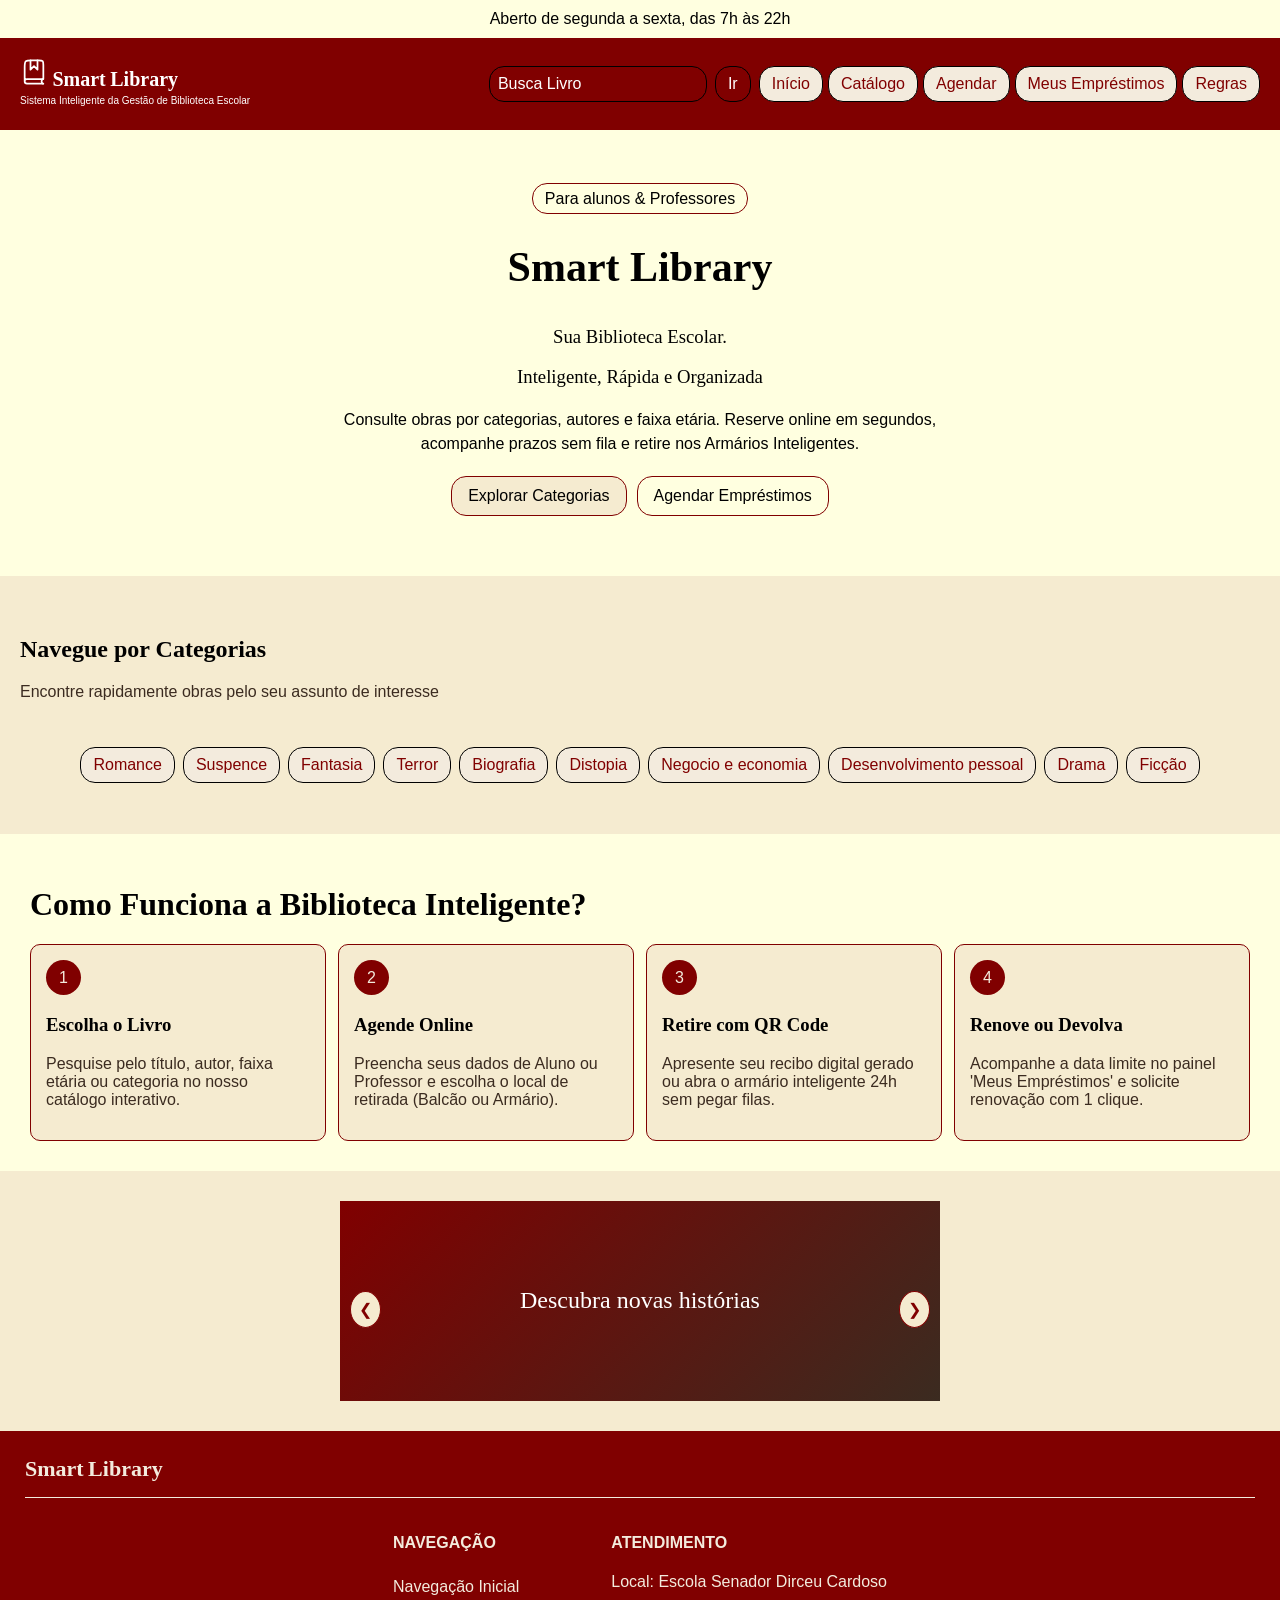
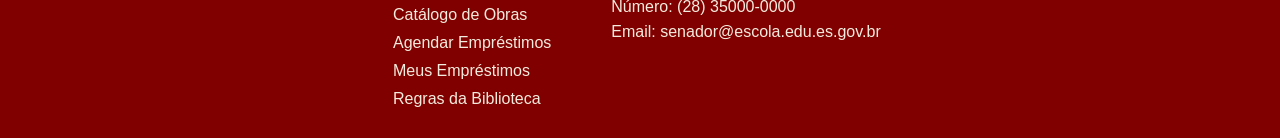
<file: index.html>
<!DOCTYPE html>
<html lang="pt-br">
  <head>
    <title>Smart Library</title>
    <link rel="preconnect" href="https://fonts.googleapis.com">
    <link rel="preconnect" href="https://fonts.gstatic.com" crossorigin>
    <link href="https://fonts.googleapis.com/css2?family=Agrave+Pro:wght@100..700&family=Courier+Prime:ital,wght@0,400;0,700;1,400;1,700&family=Poppins:ital,wght@0,400;0,500;0,600;0,700;1,400;1,500;1,600;1,700&display=swap" rel="stylesheet">
    <link rel="stylesheet" href="styles.css" />
    <script src="script.js" defer></script>
  </head>

  <body>
    <!--Cabeçalho-->
    <div class="cabeçalho">
        <span class="hora">Aberto de segunda a sexta, das 7h às 22h</span>
    </div>
    <header class="header">
       

      <!--Logo-->
      <div class="logo"> 
         <a href="">

          <svg xmlns="http://www.w3.org/2000/svg" viewBox="0 0 24 24" width="24" height="24" color="currentColor" fill="none" stroke="currentColor" stroke-width="1.5" stroke-linecap="round" stroke-linejoin="round" class="icons">
          <path d="M20 22H6C4.89543 22 4 21.1046 4 20M4 20C4 18.8954 4.89543 18 6 18H20V6C20 4.11438 20 3.17157 19.4142 2.58579C18.8284 2 17.8856 2 16 2H10C7.17157 2 5.75736 2 4.87868 2.87868C4 3.75736 4 5.17157 4 8V20Z"></path>
          <path d="M19.5 18C19.5 18 18.5 18.7628 18.5 20C18.5 21.2372 19.5 22 19.5 22"></path>
          <path d="M9 2V10L12 7L15 10V2"></path>
          </svg>

          <span class="smart">Smart</span>
          <span class="library">Library</span>
          <p class="sistema">Sistema Inteligente da Gestão de Biblioteca Escolar</p>
         </a>
        </div>

      <!--Menu-->
     <nav class="nav">
        <form class="opçao"> 

          <!--Barra de busca-->
          <input type="text" id="busca" name="busca" placeholder="Busca Livro">
          <button type="submit" id="buscar">Ir</button>

          <!-- Botões de opções-->
          <div class="botao">

          <button type="button" id="incio" data-acao="inicio">Início</button>
          <button type="button" id="catalogo" data-acao="catalogo">Catálogo</button>
          <button type="button" id="agendar" data-acao="agendar">Agendar</button>
          <button type="button" id="meus" data-acao="emprestimos">Meus Empréstimos</button>
          <button type="button" id="regras" data-acao="regras">Regras</button>
          </div>
        </form>
    </nav>
    </header>

 <!--Tronco- Parti 1--> 
  <div class="tronco" id="inicio">
      <span class="prioridade">Para alunos & Professores</span>
      <h2 class="titulo">Smart Library</h2>
      <h3 class="subtitulo">Sua Biblioteca Escolar. </h3>
      <h3 class="tema">Inteligente, Rápida e Organizada</h3>
      <p> Consulte obras por categorias, autores e faixa etária. Reserve online em segundos, acompanhe prazos sem fila e retire nos Armários Inteligentes.</p>

<!--Botão-->
      <form class="opçao2">
        <button type="button" class="explora">Explorar Categorias</button>
        <button type="button" class="agendar">Agendar Empréstimos</button>
      </form>
  </div>

  <!--Tonco- Parte2-->
  <div class="navegação" id="secao-categorias"> 
      <h2 class="navegue">Navegue por Categorias</h2>
      <p>Encontre rapidamente obras pelo seu assunto de interesse</p>
  </div>
  
  <!--botões-->
  <div class="categoria">
    <button type="button">Romance</button>
    <button type="button">Suspence</button>
    <button type="button">Fantasia</button>
    <button type="button">Terror</button>
    <button type="button">Biografia</button>
    <button type="button">Distopia</button>
    <button type="button">Negocio e economia</button>
    <button type="button">Desenvolvimento pessoal</button>
    <button type="button">Drama </button>
    <button type="button">Ficção</button>
  </div>
  <p id="mensagem" role="status" aria-live="polite"></p>

  <!--Como funciona?-->
  <div class="funciona"> 
    <h1 class="titulo1">Como Funciona a Biblioteca Inteligente?</h1>

   <div class="funciona1">
  <div class="função1">
    <span class="n1">1</span>
    <h3>Escolha o Livro </h3>
    <p>Pesquise pelo título, autor, faixa etária ou categoria no nosso catálogo interativo. </p>
  </div>

  <div class="função2">
    <span class="n2">2</span>
    <h3>Agende Online</h3>
    <p>Preencha seus dados de Aluno ou Professor e escolha o local de retirada (Balcão ou Armário).</p>
  </div>

  <div class="função3">
    <span class="n3">3</span>
    <h3>Retire com QR Code</h3>
    <p>Apresente seu recibo digital gerado ou abra o armário inteligente 24h sem pegar filas.</p>
  </div>

  <div class="função4">
    <span class="n4">4</span>
    <h3>Renove ou Devolva</h3>
    <p>Acompanhe a data limite no painel 'Meus Empréstimos' e solicite renovação com 1 clique.</p>
   </div> 
  </div>
  </div>

  <!--Carrossel-->
  <div class="carrossel">
    <div class="slides">
      <div class="slide">Descubra novas histórias</div>
      <div class="slide">Explore nosso catálogo</div>
      <div class="slide">Reserve seu próximo livro</div>
      <div class="slide">Leia, aprenda e imagine</div>
      <div class="slide">Sua biblioteca, sempre por perto</div>
    </div>
    <button type="button" class="anterior" aria-label="Slide anterior">❮</button>
    <button type="button" class="proximo" aria-label="Próximo slide">❯</button>
  </div>



  <!--Rodapé-->
<div class="rodape">
  <div class="cabeçalho2">
  
  <span class="smart1">Smart</span>
  <span class="library1">Library</span>
  </div>
  
  <div class="div">

  <div class="botao3">
    <h4>NAVEGAÇÃO</h4>
    <button type="button" data-acao="inicio">Navegação Inicial</button>
    <button type="button" data-acao="catalogo">Catálogo de Obras</button>
    <button type="button" data-acao="agendar">Agendar Empréstimos</button>
    <button type="button" data-acao="emprestimos">Meus Empréstimos</button>
    <button type="button" data-acao="regras">Regras da Biblioteca</button>
  </div>

  <div class="atendimento">
    <h4>ATENDIMENTO</h4>
    <p>Local: Escola Senador Dirceu Cardoso</p>
    <p>Número: (28) 35000-0000</p>
    <p>Email: senador@escola.edu.es.gov.br</p>
  </div>
  </div>
</div>




  
  </body>
</html>
</file>
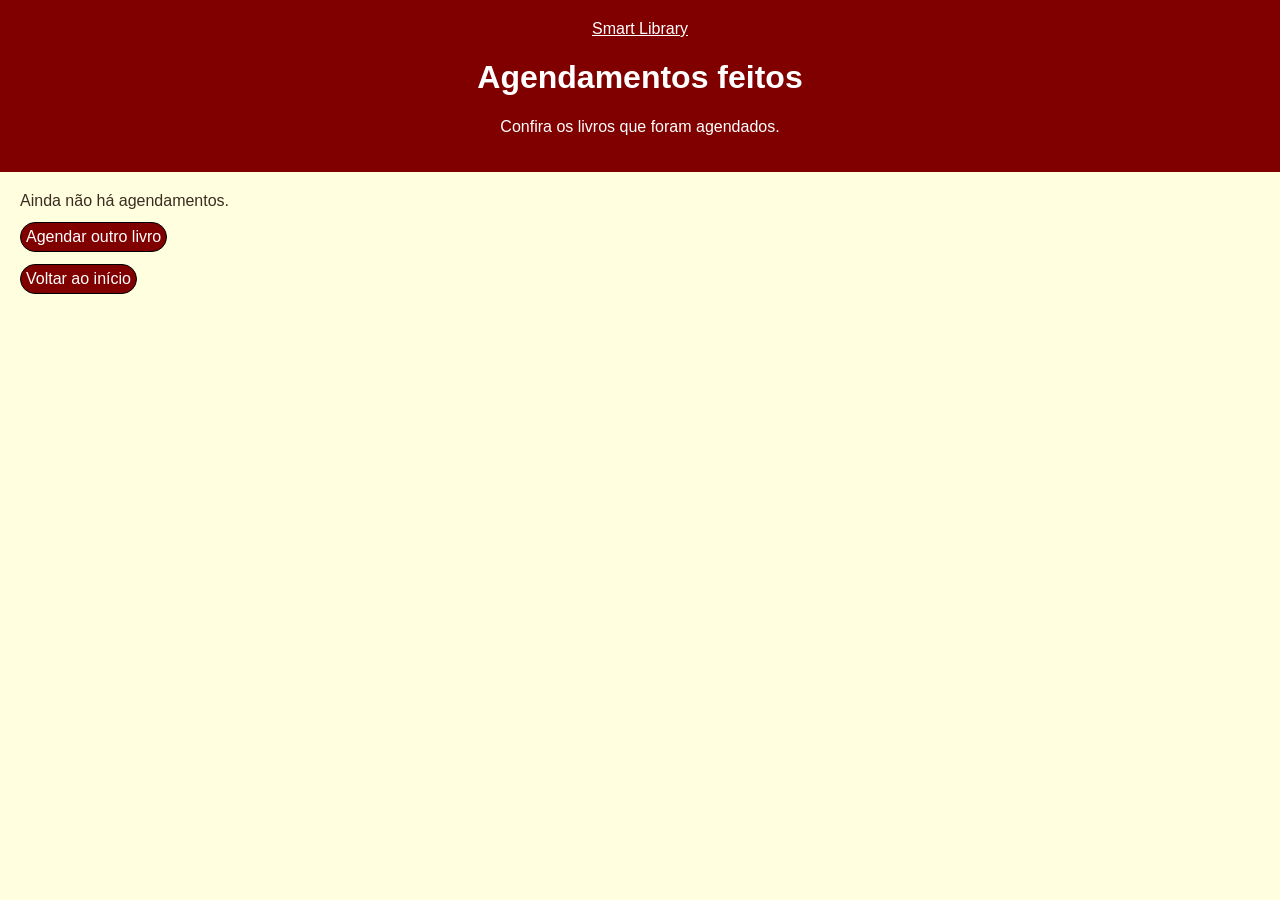
<file: agendamentos.html>
<!DOCTYPE html>
<html lang="pt-br">
<head>
  <meta charset="UTF-8">
  <meta name="viewport" content="width=device-width, initial-scale=1.0">
  <title>Agendamentos | Smart Library</title>
  <link rel="stylesheet" href="agendamentos.css">
  <script src="agendamentos.js" defer></script>
</head>
<body>
  <header>
    <a href="index.html">Smart Library</a>
    <h1>Agendamentos feitos</h1>
    <p>Confira os livros que foram agendados.</p>
  </header>

  <main>
    <div id="lista-agendamentos"></div>
    <a class="voltar" href="agendar.html">Agendar outro livro</a>
    <a class="voltar inicio" href="index.html">Voltar ao início</a>
  </main>
</body>
</html>
</file>
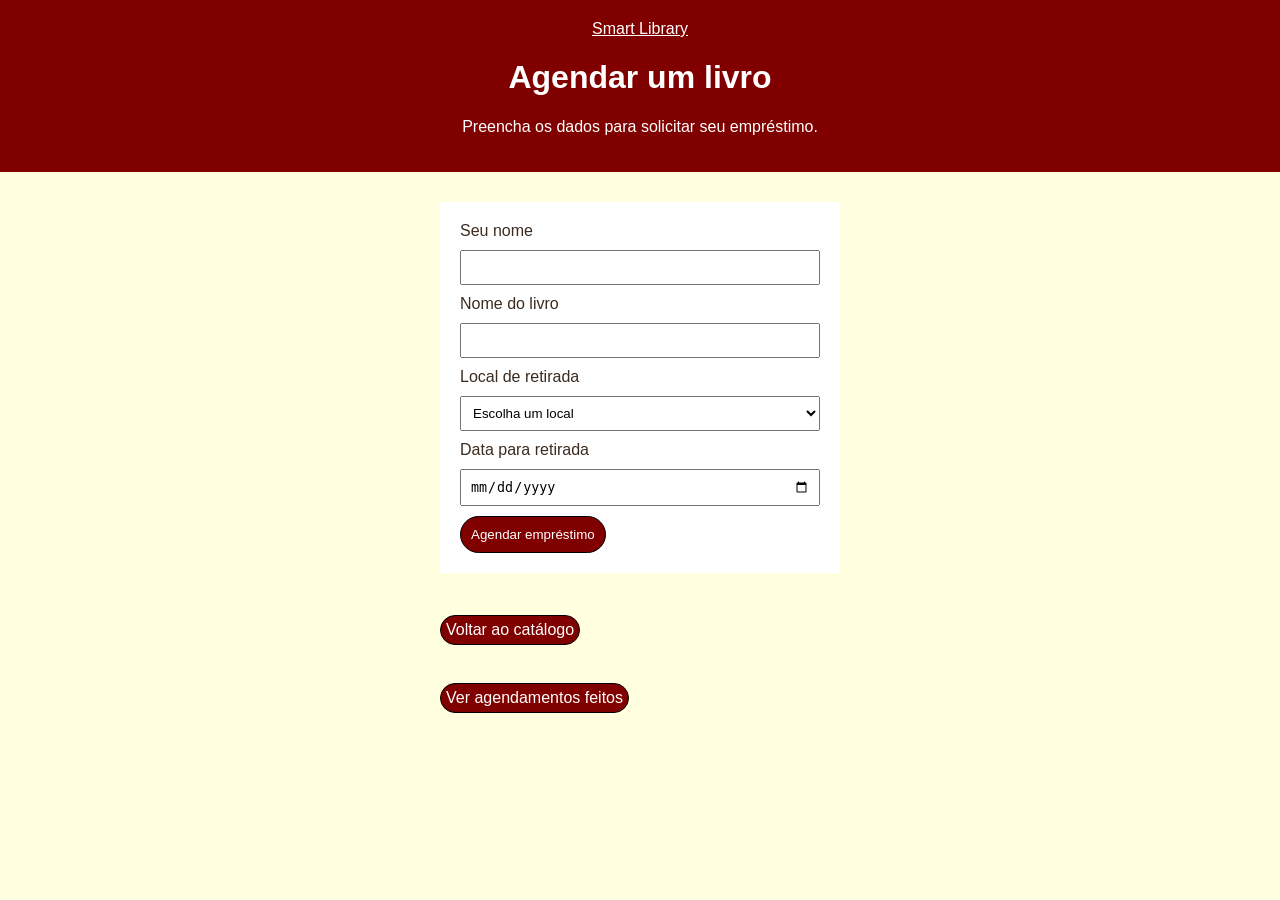
<file: agendar.html>
<!DOCTYPE html>
<html lang="pt-br">
<head>
  <title>Agendar livro | Smart Library</title>
  <link rel="stylesheet" href="agendar.css">
  <script src="agendar.js" defer></script>
</head>
<body>
  <header>
    <a href="index.html">Smart Library</a>
    <h1>Agendar um livro</h1>
    <p>Preencha os dados para solicitar seu empréstimo.</p>
  </header>

  <main>
    <form id="formulario-agendamento">
      <label for="nome">Seu nome</label>
      <input type="text" id="nome" name="nome" required>

      <label for="livro">Nome do livro</label>
      <input type="text" id="livro" name="livro" required>

      <label for="retirada">Local de retirada</label>
      <select id="retirada" name="retirada" required>
        <option value="">Escolha um local</option>
        <option value="Balcão">Balcão</option>
        <option value="Armário inteligente">Armário inteligente</option>
      </select>

      <label for="data">Data para retirada</label>
      <input type="date" id="data" name="data" required>

      <button type="submit">Agendar empréstimo</button>
    </form>

    <p class="mensagem" role="status" aria-live="polite"></p>
    <a class="voltar" href="catalogo.html">Voltar ao catálogo</a>
    <br>
    <a class="voltar1" href="agendamentos.html">Ver agendamentos feitos</a>
  </main>
</body>
</html>
</file>
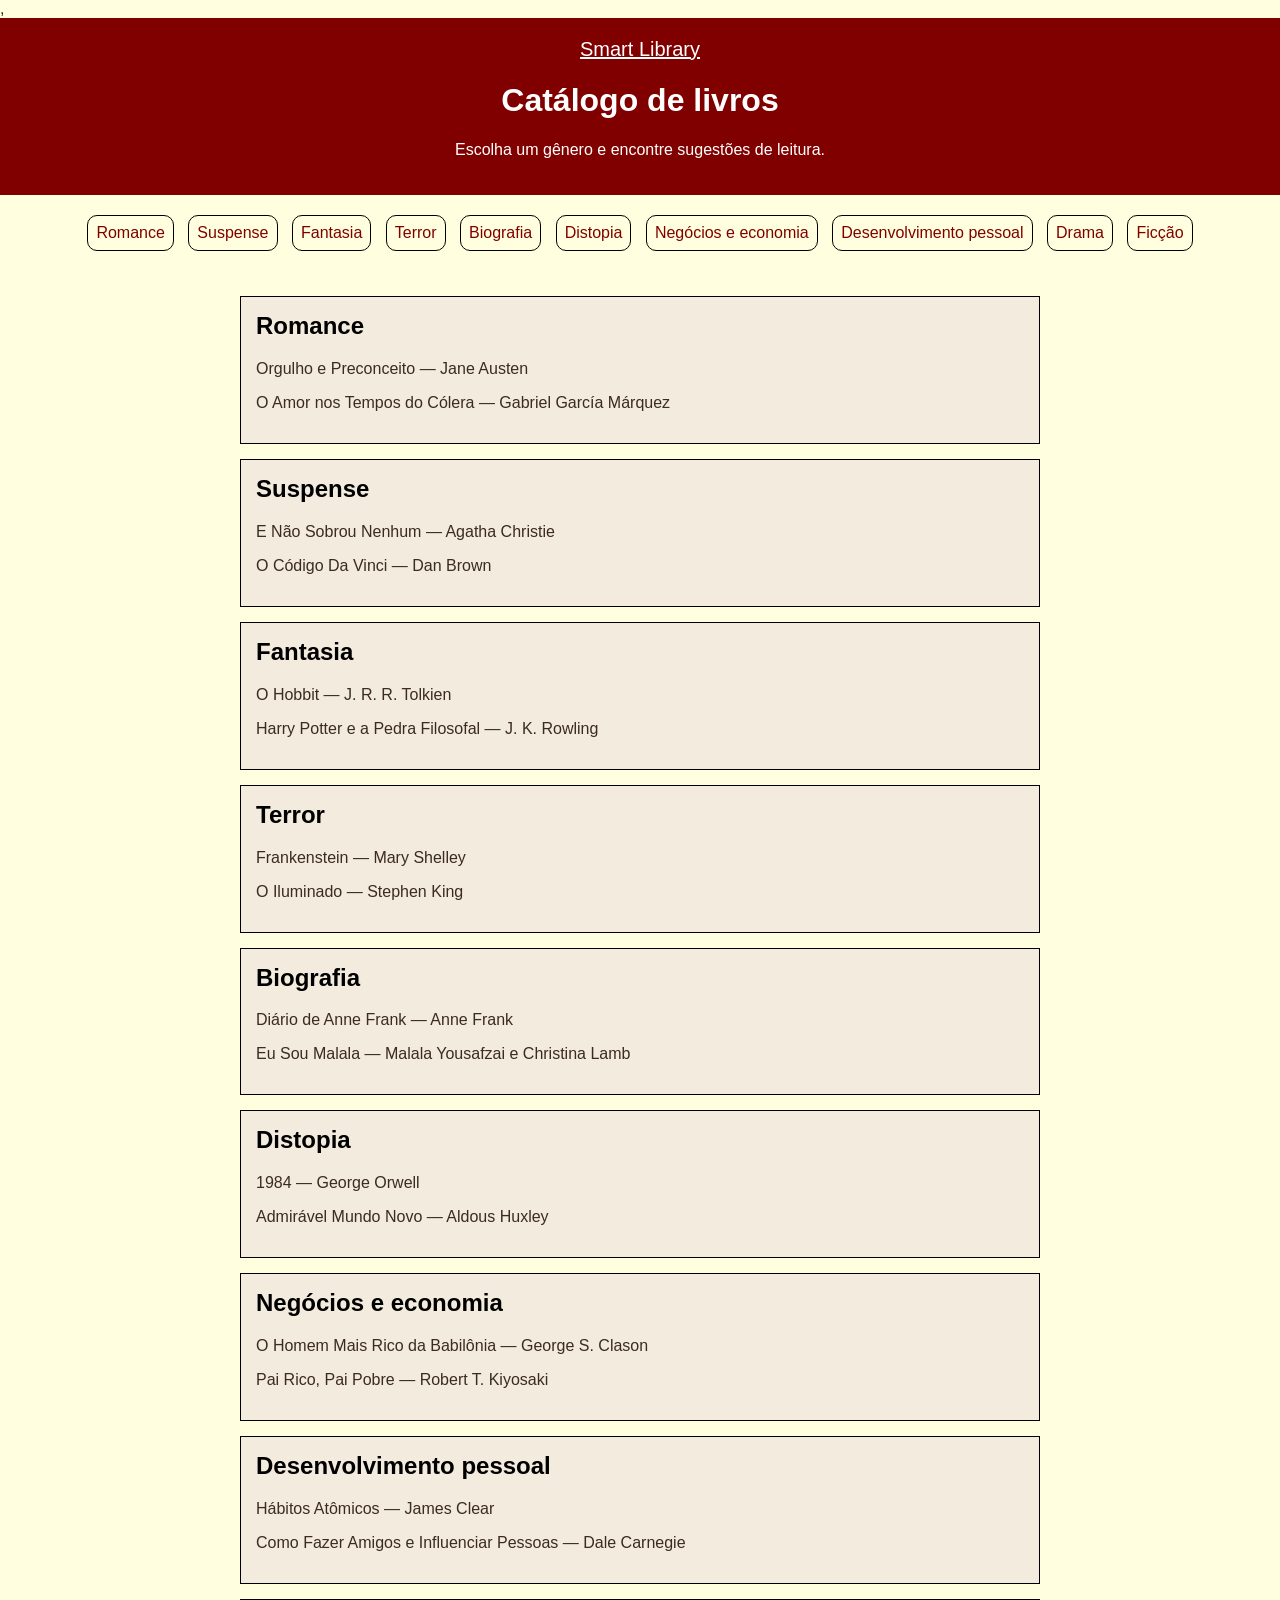
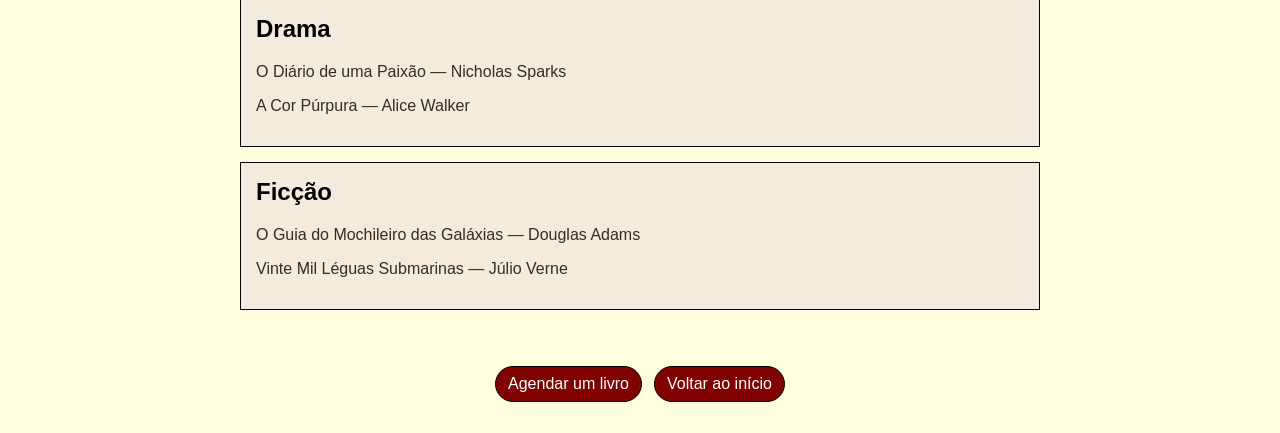
<file: catalogo.html>
<!DOCTYPE html>
<html lang="pt-br">
<head>



  ,
  <title>Catálogo de livros | Smart Library</title>
  <link rel="stylesheet" href="catalogo.css">
</head>
<body>
  <header>
    <a href="index.html">Smart Library</a>
    <h1>Catálogo de livros</h1>
    <p>Escolha um gênero e encontre sugestões de leitura.</p>
  </header>

  <nav>
    <a href="#romance">Romance</a>
    <a href="#suspense">Suspense</a>
    <a href="#fantasia">Fantasia</a>
    <a href="#terror">Terror</a>
    <a href="#biografia">Biografia</a>
    <a href="#distopia">Distopia</a>
    <a href="#negocios">Negócios e economia</a>
    <a href="#desenvolvimento">Desenvolvimento pessoal</a>
    <a href="#drama">Drama</a>
    <a href="#ficcao">Ficção</a>
  </nav>

  <main>
    <section id="romance">
      <h2>Romance</h2>
      <p>Orgulho e Preconceito — Jane Austen</p>
      <p>O Amor nos Tempos do Cólera — Gabriel García Márquez</p>
    </section>

    <section id="suspense">
      <h2>Suspense</h2>
      <p>E Não Sobrou Nenhum — Agatha Christie</p>
      <p>O Código Da Vinci — Dan Brown</p>
    </section>

    <section id="fantasia">
      <h2>Fantasia</h2>
      <p>O Hobbit — J. R. R. Tolkien</p>
      <p>Harry Potter e a Pedra Filosofal — J. K. Rowling</p>
    </section>

    <section id="terror">
      <h2>Terror</h2>
      <p>Frankenstein — Mary Shelley</p>
      <p>O Iluminado — Stephen King</p>
    </section>

    <section id="biografia">
      <h2>Biografia</h2>
      <p>Diário de Anne Frank — Anne Frank</p>
      <p>Eu Sou Malala — Malala Yousafzai e Christina Lamb</p>
    </section>

    <section id="distopia">
      <h2>Distopia</h2>
      <p>1984 — George Orwell</p>
      <p>Admirável Mundo Novo — Aldous Huxley</p>
    </section>

    <section id="negocios">
      <h2>Negócios e economia</h2>
      <p>O Homem Mais Rico da Babilônia — George S. Clason</p>
      <p>Pai Rico, Pai Pobre — Robert T. Kiyosaki</p>
    </section>

    <section id="desenvolvimento">
      <h2>Desenvolvimento pessoal</h2>
      <p>Hábitos Atômicos — James Clear</p>
      <p>Como Fazer Amigos e Influenciar Pessoas — Dale Carnegie</p>
    </section>

    <section id="drama">
      <h2>Drama</h2>
      <p>O Diário de uma Paixão — Nicholas Sparks</p>
      <p>A Cor Púrpura — Alice Walker</p>
    </section>

    <section id="ficcao">
      <h2>Ficção</h2>
      <p>O Guia do Mochileiro das Galáxias — Douglas Adams</p>
      <p>Vinte Mil Léguas Submarinas — Júlio Verne</p>
    </section>
  </main>

  <p class="acoes">
    <a class="agendar" href="agendar.html">Agendar um livro</a>
    <a class="voltar" href="index.html">Voltar ao início</a>
  </p>
</body>
</html>
</file>
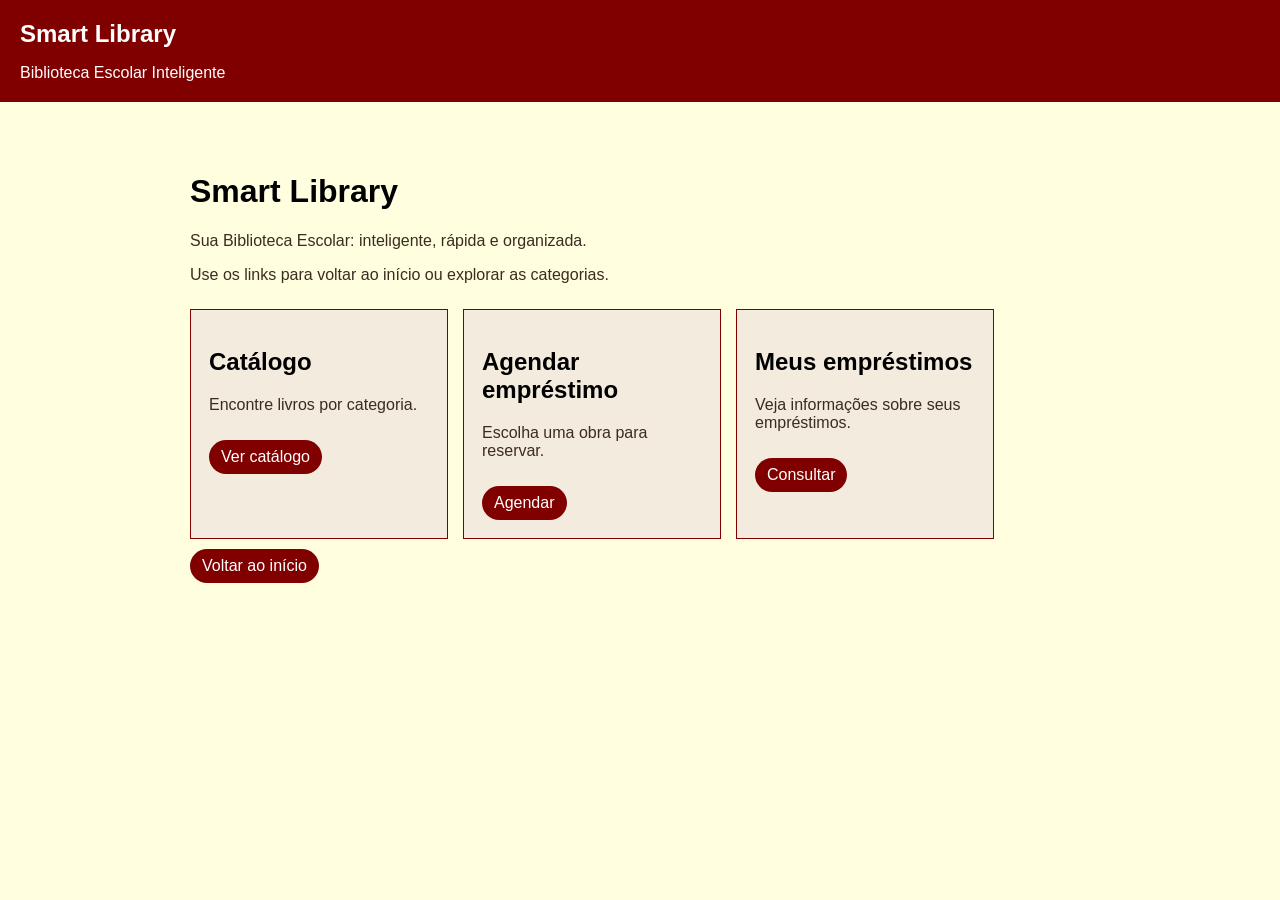
<file: pagina.html>
<!DOCTYPE html>
<html lang="pt-br">
  <head>
    <title>Smart Library</title>
    <link rel="stylesheet" href="pagina.css">
    <script src="pagina.js" defer></script>
  </head>
  <body>
    <header>
      <a class="marca" href="index.html">Smart Library</a>
      <p>Biblioteca Escolar Inteligente</p>
    </header>

    <main>
      <h1 id="titulo">Opções da biblioteca</h1>
      <p id="descricao">Escolha o que deseja fazer.</p>
      <p id="detalhe"></p>

      <section class="opcoes">
        <div class="cartao">
          <h2>Catálogo</h2>
          <p>Encontre livros por categoria.</p>
          <a href="catalogo.html">Ver catálogo</a>
        </div>

        <div class="cartao">
          <h2>Agendar empréstimo</h2>
          <p>Escolha uma obra para reservar.</p>
          <a href="agendar.html">Agendar</a>
        </div>

        <div class="cartao">
          <h2>Meus empréstimos</h2>
          <p>Veja informações sobre seus empréstimos.</p>
          <a href="pagina.html?secao=emprestimos">Consultar</a>
        </div>
      </section>

      <a class="voltar" href="index.html">Voltar ao início</a>
    </main>
  </body>
</html>
</file>
<file: styles.css>
body {
  margin: 0;
  background-color: #F5EBD0;
  color: #3B2B20;
  font-family: Arial, sans-serif;
}

button,
input {
  font: inherit;
}

button {
  cursor: pointer;
}

/* Cabeçalho */
.cabeçalho {
  padding: 10px;
  text-align: center;
  background-color: #FFFFE0;
  color: #000000;
}

.header {
  display: flex;
  justify-content: space-between;
  align-items: center;
  padding: 20px;
  background-color: #800000;
}

.logo a {
  display: block;
  color: #FFFFFF;
  text-decoration: none;
}

.icons {
  width: 28px;
  height: 28px;
}

.smart,
.library {
  font-family: Georgia, serif;
  font-size: 20px;
  font-weight: bold;
}

.sistema {
  margin: 4px 0;
  font-size: 10px;
}

.nav {
  flex: 1;
}

.opçao {
  display: flex;
  align-items: center;
  justify-content: flex-end;
  flex-wrap: wrap;
  gap: 8px;
  margin: 0;
}

.opçao input {
  padding: 8px;
  border: 1px solid #000000;
  border-radius: 15px;
  background-color: transparent;
  color: #ffffff;
}
#busca::placeholder{
  color:#FFFFFF
}

.opçao > button {
  padding: 8px 12px;
  border: 1px solid #000000;
  border-radius: 15px;
  background-color: transparent;
  color: #ffffff;
}

.botao {
  display: flex;
  flex-wrap: wrap;
  gap: 5px;
}

.botao button,
.categoria button {
  padding: 8px 12px;
  border: 1px solid #000000;
  border-radius: 15px;
  background-color: #F3EBDD;
  color: #800000;
}

.botao button:hover,
.categoria button:hover {
  background-color: #800000;
  color: #F3EBDD;
}

/* Apresentação */
.tronco {
  padding: 60px 20px;
  text-align: center;
  background-color: #FFFFE0;
  color: #000000;
}

.prioridade {
  padding: 6px 12px;
  border: 1px solid #800000;
  border-radius: 15px;
}

.titulo {
  font-family: Georgia, serif;
  font-size: 42px;
}

.subtitulo,
.tema {
  font-family: Georgia, serif;
  font-weight: normal;
}

.tronco p {
  max-width: 650px;
  margin: 20px auto;
  line-height: 1.5;
}

.opçao2 {
  display: flex;
  justify-content: center;
  flex-wrap: wrap;
  gap: 10px;
}

.explora,
.opçao2 .agendar {
  padding: 10px 16px;
  border: 1px solid #800000;
  border-radius: 15px;
  background-color: #F5EBD0;
  color: #000000;
}

.opçao2 .agendar {
  background-color: transparent;
  color: #000000;
}

/* Categorias */
.navegação {
  padding: 40px 20px 15px;
}

.navegue {
  color: #000000;
  font-family: Georgia, serif;
}

.categoria {
  display: flex;
  justify-content: center;
  flex-wrap: wrap;
  gap: 8px;
  padding: 15px 20px 35px;
}

#mensagem {
  color: #800000;
  text-align: center;
}

/* Etapas */
.funciona {
  padding: 30px;
  background-color: #FFFFE0;
}

.titulo1,
.funciona1 h3 {
  color: #000000;
  font-family: Georgia, serif;
}

.funciona1 {
  display: grid;
  grid-template-columns: repeat(4, 1fr);
  gap: 12px;
}

.função1,
.função2,
.função3,
.função4 {
  padding: 15px;
  border: 1px solid #800000;
  border-radius: 10px;
  background-color: #F5EBD0;
}

.n1,
.n2,
.n3,
.n4 {
  display: inline-block;
  width: 35px;
  height: 35px;
  border-radius: 50%;
  background-color: #800000;
  color: #F3EBDD;
  line-height: 35px;
  text-align: center;
}

/* Carrossel */
.carrossel {
  position: relative;
  max-width: 600px;
  min-height: 200px;
  margin: 30px auto;
  overflow: hidden;
  background-color: #F3EBDD;
}

.slides {
  display: flex;
  transition: transform 0.4s ease;
}

.slide {
  display: grid;
  flex: 0 0 100%;
  min-height: 200px;
  place-items: center;
  box-sizing: border-box;
  padding: 30px;
  background: linear-gradient(135deg, #800000, #3B2B20);
  color: #FFFFFF;
  font-family: Georgia, serif;
  font-size: 24px;
  text-align: center;
}

.carrossel button {
  position: absolute;
  top: 45%;
  padding: 8px;
  border: 1px solid #800000;
  border-radius: 50%;
  background-color: #F5EBD0;
  color: #800000;
}

.anterior {
  left: 10px;
}

.proximo {
  right: 10px;
}

/* Rodapé */
.rodape {
  padding: 25px;
  background-color: #800000;
  color: #F3EBDD;
}

.cabeçalho2 {
  margin-bottom: 15px;
}

.smart1,
.library1 {
  font-family: Georgia, serif;
  font-size: 22px;
  font-weight: bold;
}

.div {
  display: flex;
  justify-content: center;
  flex-wrap: wrap;
  gap: 60px;
  padding-top: 15px;
  border-top: 1px solid #F3EBDD;
}

.botao3 button {
  display: block;
  padding: 5px 0;
  border: 0;
  background-color: transparent;
  color: #F3EBDD;
}

.atendimento p {
  margin: 7px 0;
}

 (max-width: 700px) {
  .header {
    align-items: flex-start;
    flex-direction: column;
    gap: 15px;
  }

  .opçao {
    justify-content: flex-start;
  }

  .funciona1 {
    grid-template-columns: repeat(2, 1fr);
  }
}

 (max-width: 500px) {
  .funciona1 {
    grid-template-columns: 1fr;
  }

  .funciona {
    padding: 20px;
  }

  .div {
    justify-content: flex-start;
    gap: 25px;
  }

  .carrossel {
    margin: 20px;
  }
}
</file>
<file: agendamentos.css>
body {
  margin: 0;
  background-color: #FFFFE0;
  color: #3B2B20;
  font-family: Arial, sans-serif;
}

header {
  padding: 20px;
  background-color: #800000;
  color: white;
  text-align: center;
}

header a {
  color: white;
}

main {
  margin: 20px;
}

.agendamento {
  margin: 10px 0;
  padding: 10px;
  background-color: white;
  border: 1px solid #000000;
  border-radius: 10px;
}

.voltar {
  display: block;
  width: fit-content;
  margin: 12px 0;
  border: 1px solid #000000;
  border-radius: 20px;
  padding: 5px;
  text-decoration: none;
  background-color: #800000;
  color: #FFFFFF;
}
</file>
<file: agendar.css>
body {
  background-color: #FFFFE0;
  color: #3B2B20;
  font-family: Arial, sans-serif;
  margin: 0;
}

header {
  background-color: #800000;
  color: white;
  padding: 20px;
  text-align: center;
}

header a {
  color: white;
}

main {
  margin: 20px auto;
  max-width: 400px;
  padding: 10px;
}

form {
  background-color: white;
  padding: 20px;
}

label,
input,
select {
  display: block;
  margin-bottom: 10px;
  width: 100%;
}

input,
select {
  box-sizing: border-box;
  padding: 8px;
}

button {
  background-color: #800000;
  color: white;
  padding: 10px;
  border: 1px solid #000000;
  border-radius: 20px;
}

.mensagem {
  padding: 5px;
  color: #800000;
}


.voltar{
  display:  block;
  width: fit-content;
  margin: 10px 0;
  padding: 5px;
  border: 1px solid #000000;
  border-radius: 20px;
  text-decoration: none;
  background-color: #800000;
  color: #ffffff;
}
 .voltar1{
  display: block;
  width: fit-content;
  margin: 10px 0;
  padding: 5px;
  border: 1px solid #000000;
  border-radius: 20px;
  text-decoration: none;
  background-color: #800000;
  color: #ffffff;
}
</file>
<file: catalogo.css>
body {
  margin: 0;
  background-color: #FFFFE0;
  color: #3B2B20;
  font-family: Arial, sans-serif;
}

header {
  padding: 20px;
  background-color: #800000;
  color: #FFFFFF;
  text-align: center;
}

header a {
  color: #FFFFFF;
  font-size: 20px;
}

nav {
  padding: 15px;
  text-align: center;
}

nav a {
  display: inline-block;
  margin: 5px;
  padding: 8px;
  border: 1px solid #000000;
  border-radius: 10px;
  color: #800000;
  text-decoration: none;
}

main {
  max-width: 800px;
  margin: 0 auto;
  padding: 10px 20px;
}

section {
  margin: 15px 0;
  padding: 15px;
  border: 1px solid #000000;
  background-color: #F3EBDD;
}

h2 {
  margin-top: 0;
  color: #000000;
}

.acoes {
  display: flex;
  justify-content: center;
  flex-wrap: wrap;
  gap: 12px;
  padding: 15px;
}

.agendar{
  display: inline-block;
  border: 1px solid #000000;
  border-radius: 20px;
  padding: 8px 12px;
  text-decoration: none;
  background-color: #800000;
  color: #FFFFFF;
}
.voltar{
  display: inline-block;
  border: 1px solid #000000;
  border-radius: 20px;
  padding: 8px 12px;
  text-decoration: none;
  background-color: #800000;
  color: #FFFFFF;
}
}
</file>
<file: pagina.css>
body {
  margin: 0;
  background-color: #FFFFE0;
  color: #3B2B20;
  font-family: Arial, sans-serif;
}

header {
  padding: 20px;
  background-color: #800000;
  color: #FFFFFF;
}

.marca {
  color: #FFFFFF;
  font-size: 24px;
  font-weight: bold;
  text-decoration: none;
}

header p {
  margin-bottom: 0;
}

main {
  max-width: 900px;
  margin: 30px auto;
  padding: 20px;
}

h1,
h2 {
  color: #000000;
}

.opcoes {
  display: flex;
  gap: 15px;
  flex-wrap: wrap;
  margin-top: 25px;
}

.cartao {
  width: 220px;
  padding: 18px;
  border: 1px solid #800000;
  background-color: #F3EBDD;
}

.cartao a,
.voltar {
  display: inline-block;
  margin-top: 10px;
  padding: 8px 12px;
  background-color: #800000;
  color: #FFFFFF;
  text-decoration: none;
  border: 1p solid #000000;
  border-radius: 20px;
}

(max-width: 600px) {
  main {
    margin: 10px auto;
  }

  .cartao {
    width: 100%;
  }
}
</file>
